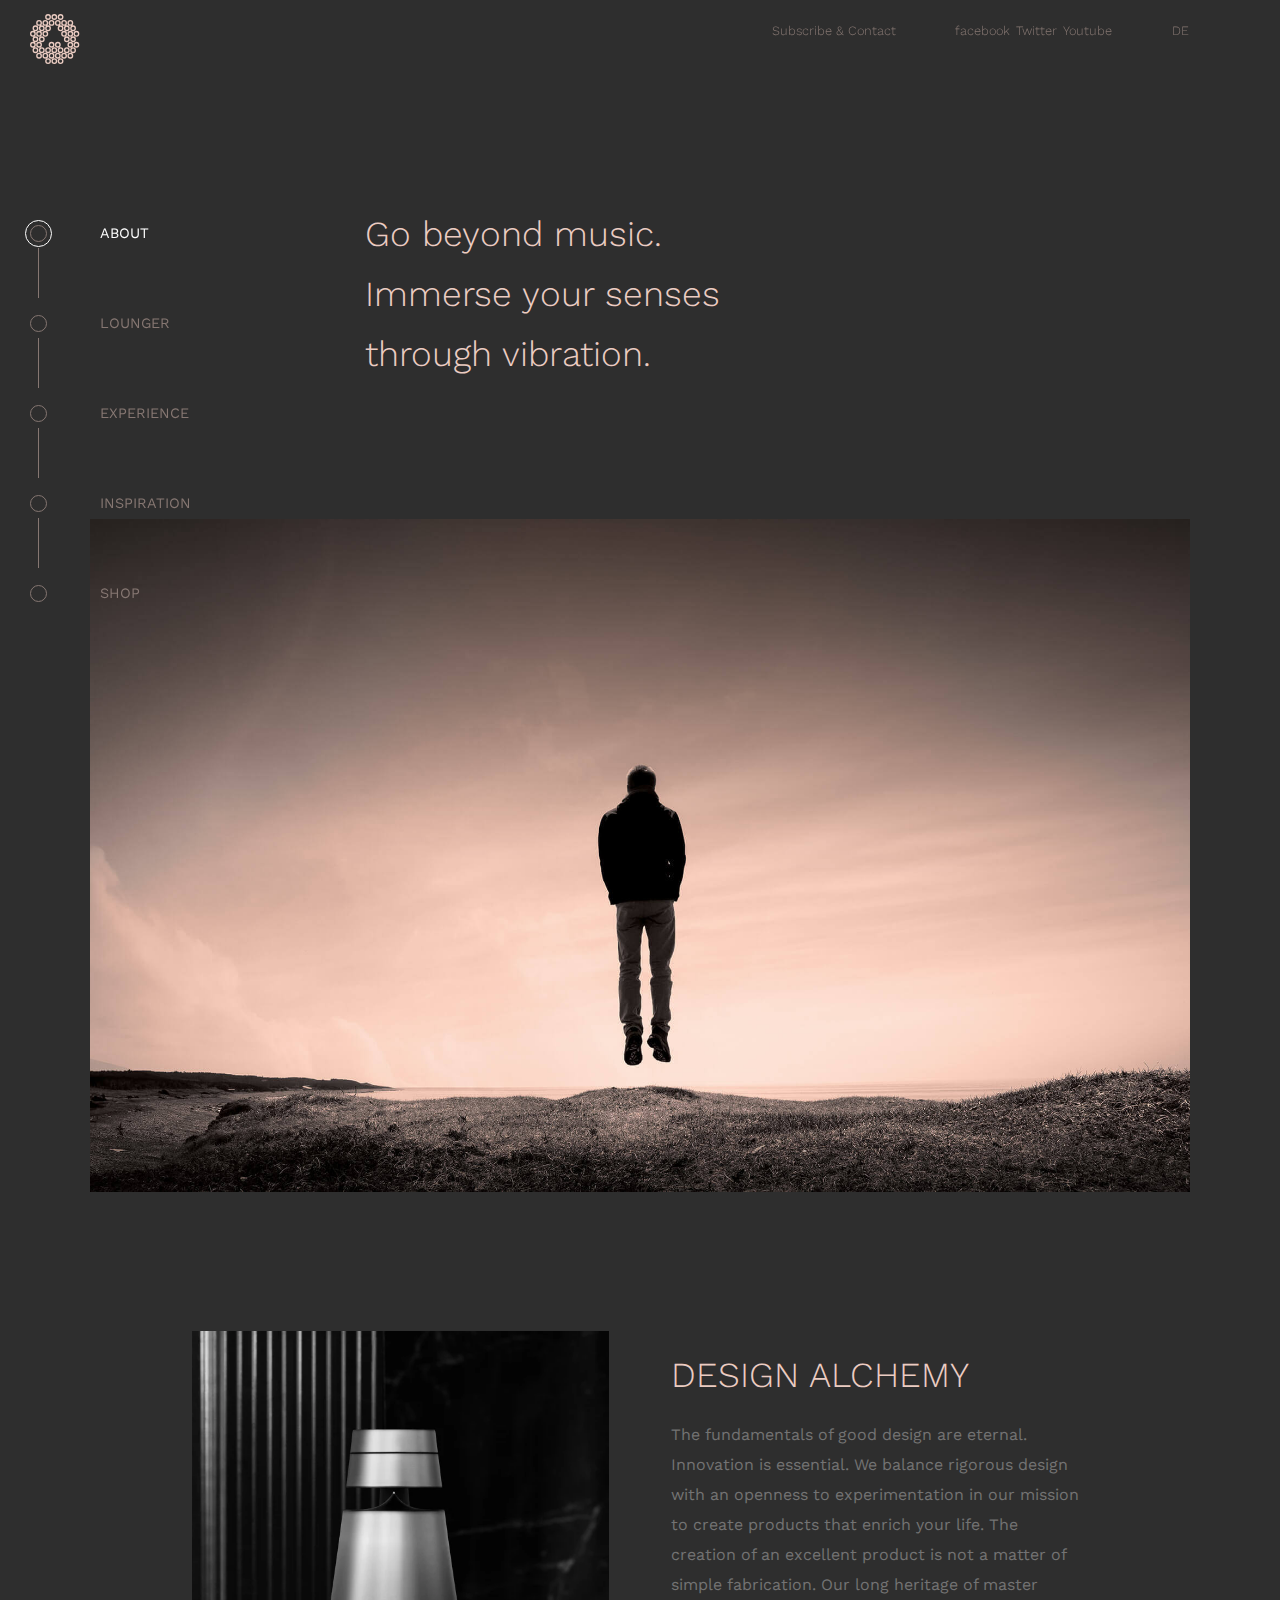
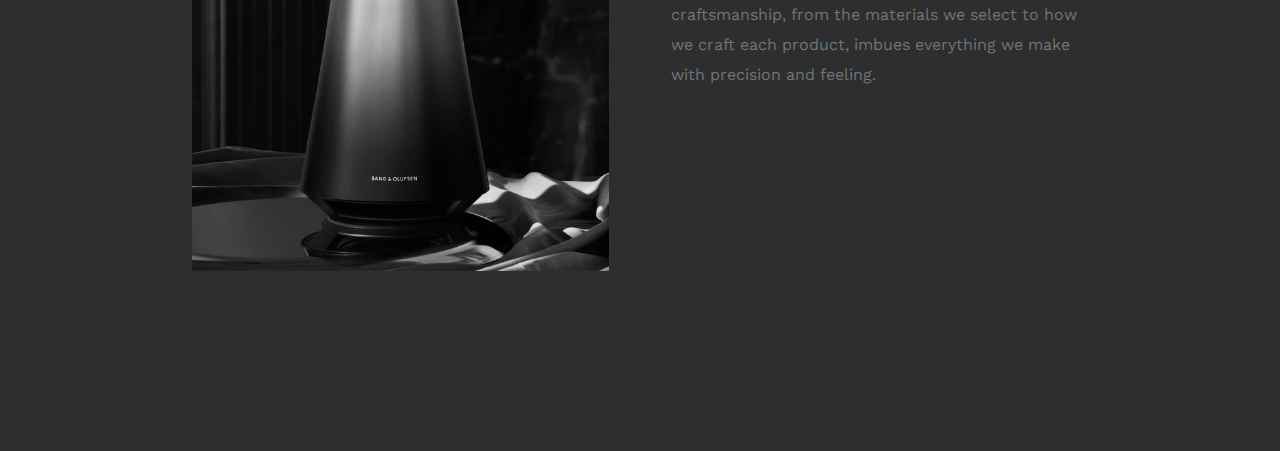
<file: index.html>
<!DOCTYPE html>
<html lang="en">


<head>
    <meta charset="UTF-8">
    <meta name="viewport" content="width=device-width, initial-scale=1.0">
    <title>About</title>
    <link rel="stylesheet" href="assets/css/style.css">
    <link href="https://fonts.googleapis.com/css2?family=Work+Sans:wght@300;400;700&display=swap" rel="stylesheet">
</head>

<body>
    <header>
        <img src="assets/img/logo.svg" alt="" class="logo">
        <nav class="normal-nav">
            <a href="assets/html/contact.html">Subscribe & Contact</a>
            <div class="social">
                <a href="#">facebook</a>
                <a href="#">Twitter</a>
                <a href="#">Youtube</a>
            </div>
            <a href="#" class="language">DE</a>
        </nav>
        <nav class="hamburger">
            <input type="checkbox" name="" id="">
            <div></div>
            <div></div>
            <div></div>
            <ul class="hidden-nav">
                <div class="cancel">X</div>
                <li><a href="assets/html/contact.html">Subscribe & Contact</a></li>
                <li><a href="#">facebook</a></li>
                <li><a href="#">Twitter</a></li>
                <li><a href="#">Youtube</a></li>
                <li><a href="#">DE</a></li>
            </ul>
        </nav>
    </header>
    <aside class="side-nav">
        <article class="link1">
            <div class="big-circle"></div>
            <a href="#" class="active">ABOUT</a>
            <div class="line"></div>
        </article>
        <article class="link2">
            <div class="small-circle"></div>
            <a href="assets/html/lounger.html" class="inactive">LOUNGER</a>
            <div class="line"></div>
        </article>
        <article class="link3">
            <div class="small-circle"></div>
            <a href="assets/html/experience.html" class="inactive">EXPERIENCE</a>
            <div class="line"></div>
        </article>
        <article class="link4">
            <div class="small-circle"></div>
            <a href="assets/html/inspiration.html" class="inactive">INSPIRATION</a>
            <div class="line"></div>
        </article>
        <article class="link5">
            <div class="small-circle"></div>
            <a href="assets/html/shop.html" class="inactive">SHOP</a>
        </article>
    </aside>
    <section id="hero">
        <h1>Go beyond music. Immerse your senses through vibration.</h1>
        <img src="assets/img/section-about-1.jpg" alt="">
    </section>
    <section id="alchemy">
        <div></div>
        <div>
            <h1>DESIGN ALCHEMY </h1>
            <p>The fundamentals of good design are eternal. Innovation is essential. We balance rigorous design with an openness to experimentation in our mission to create products that enrich your life. The creation of an excellent product is not a matter of simple fabrication. Our long heritage of master craftsmanship, from the materials we select to how we craft each product, imbues everything we make with precision and feeling.</p>
        </div>
    </section>
</body>

</html>
</file>
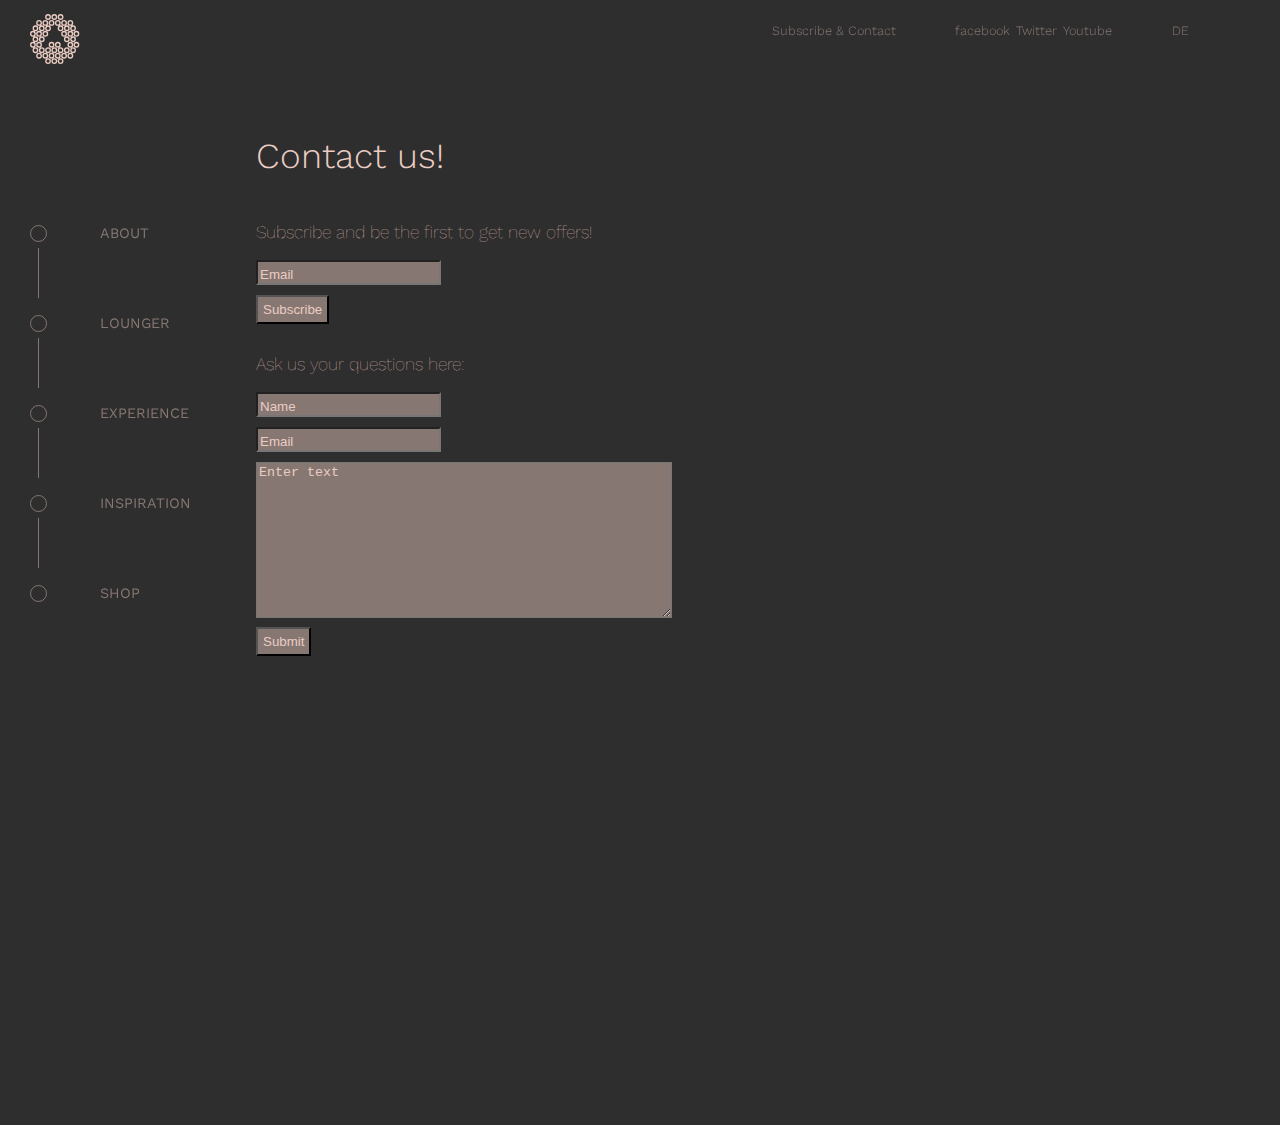
<file: assets/html/contact.html>
<!DOCTYPE html>
<html lang="en">

<head>
    <meta charset="UTF-8">
    <meta name="viewport" content="width=device-width, initial-scale=1.0">
    <title>Contact</title>
    <link rel="stylesheet" href="../css/style.css">
    <link href="https://fonts.googleapis.com/css2?family=Work+Sans:wght@300;400;700&display=swap" rel="stylesheet">
</head>

<body>
    <header>
        <img src="../img/logo.svg" alt="" class="logo">
        <nav class="normal-nav">
            <a href="contact.html">Subscribe & Contact</a>
            <div class="social">
                <a href="#">facebook</a>
                <a href="#">Twitter</a>
                <a href="#">Youtube</a>
            </div>
            <a href="#" class="language">DE</a>
        </nav>
        <nav class="hamburger">
            <input type="checkbox" name="" id="">
            <div></div>
            <div></div>
            <div></div>
            <ul class="hidden-nav">
                <div class="cancel">X</div>
                <li><a href="contact.html">Subscribe & Contact</a></li>
                <li><a href="#">facebook</a></li>
                <li><a href="#">Twitter</a></li>
                <li><a href="#">Youtube</a></li>
                <li><a href="#">DE</a></li>
            </ul>
        </nav>
    </header>
    <aside class="side-nav">
        <article class="link1">
            <div class="small-circle"></div>
            <a href="../../index.html" class="inactive">ABOUT</a>
            <div class="line"></div>
        </article>
        <article class="link2">
            <div class="small-circle"></div>
            <a href="lounger.html" class="inactive">LOUNGER</a>
            <div class="line"></div>
        </article>
        <article class="link3">
            <div class="small-circle"></div>
            <a href="experience.html" class="inactive">EXPERIENCE</a>
            <div class="line"></div>
        </article>
        <article class="link4">
            <div class="small-circle"></div>
            <a href="inspiration.html" class="inactive">INSPIRATION</a>
            <div class="line"></div>
        </article>
        <article class="link5">
            <div class="small-circle"></div>
            <a href="shop.html" class="inactive">SHOP</a>
        </article>
    </aside>
    <section id="contact">
        <h1>Contact us!</h1>
        <h2>Subscribe and be the first to get new offers!</h2>
        <form action="">
            <input type="email" name="" id="" required placeholder="Email">
            <input type="submit" value="Subscribe">
        </form>
        <h2>Ask us your questions here:</h2>
        <form action="">
            <input type="text" name="" id="" placeholder="Name">
            <input type="email" name="" id="" required placeholder="Email">
            <textarea name="" id="" cols="30" rows="10" required placeholder="Enter text"></textarea>
            <input type="submit" value="Submit">
        </form>
    </section>
</body>
</file>
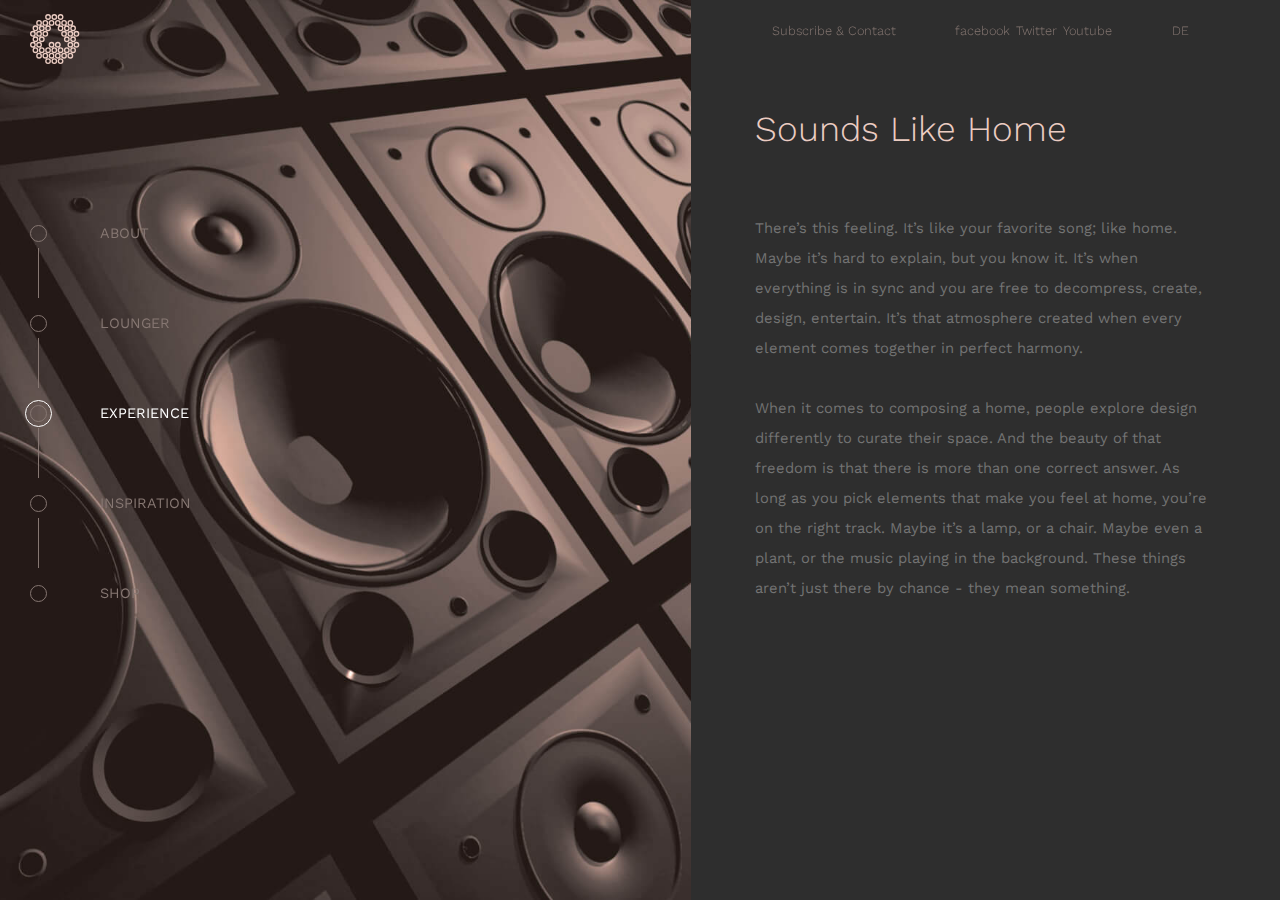
<file: assets/html/experience.html>
<!DOCTYPE html>
<html lang="en">

<head>
    <meta charset="UTF-8">
    <meta name="viewport" content="width=device-width, initial-scale=1.0">
    <title>Experience</title>
    <link rel="stylesheet" href="../css/style.css">
    <link href="https://fonts.googleapis.com/css2?family=Work+Sans:wght@300;400;700&display=swap" rel="stylesheet">
</head>

<body>
    <header>
        <img src="../img/logo.svg" alt="" class="logo">
        <nav class="normal-nav">
            <a href="contact.html">Subscribe & Contact</a>
            <div class="social">
                <a href="#">facebook</a>
                <a href="#">Twitter</a>
                <a href="#">Youtube</a>
            </div>
            <a href="#" class="language">DE</a>
        </nav>
        <nav class="hamburger">
            <input type="checkbox" name="" id="">
            <div></div>
            <div></div>
            <div></div>
            <ul class="hidden-nav">
                <div class="cancel">X</div>
                <li><a href="contact.html">Subscribe & Contact</a></li>
                <li><a href="#">facebook</a></li>
                <li><a href="#">Twitter</a></li>
                <li><a href="#">Youtube</a></li>
                <li><a href="#">DE</a></li>
            </ul>
        </nav>
    </header>
    <aside class="side-nav">
        <article class="link1">
            <div class="small-circle"></div>
            <a href="../../index.html" class="inactive">ABOUT</a>
            <div class="line"></div>
        </article>
        <article class="link2">
            <div class="small-circle"></div>
            <a href="lounger.html" class="inactive">LOUNGER</a>
            <div class="line"></div>
        </article>
        <article class="link3">
            <div class="big-circle"></div>
            <a href="experience.html" class="active">EXPERIENCE</a>
            <div class="line"></div>
        </article>
        <article class="link4">
            <div class="small-circle"></div>
            <a href="inspiration.html" class="inactive">INSPIRATION</a>
            <div class="line"></div>
        </article>
        <article class="link5">
            <div class="small-circle"></div>
            <a href="shop.html" class="inactive">SHOP</a>
        </article>
    </aside>
    <section id="experience">
        <div></div>
        <div>
            <h1>Sounds Like Home</h1>
            <p>There’s this feeling. It’s like your favorite song; like home. Maybe it’s hard to explain, but you know it. It’s when everything is in sync and you are free to decompress, create, design, entertain. It’s that atmosphere created when every element comes together in perfect harmony. <br><br> When it comes to composing a home, people explore design differently to curate their space. And the beauty of that freedom is that there is more than one correct answer. As long as you pick elements that make you feel at home, you’re on the right track. Maybe it’s a lamp, or a chair. Maybe even a plant, or the music playing in the background. These things aren’t just there by chance - they mean something.</p>
        </div>
    </section>
</body>

</html>
</file>
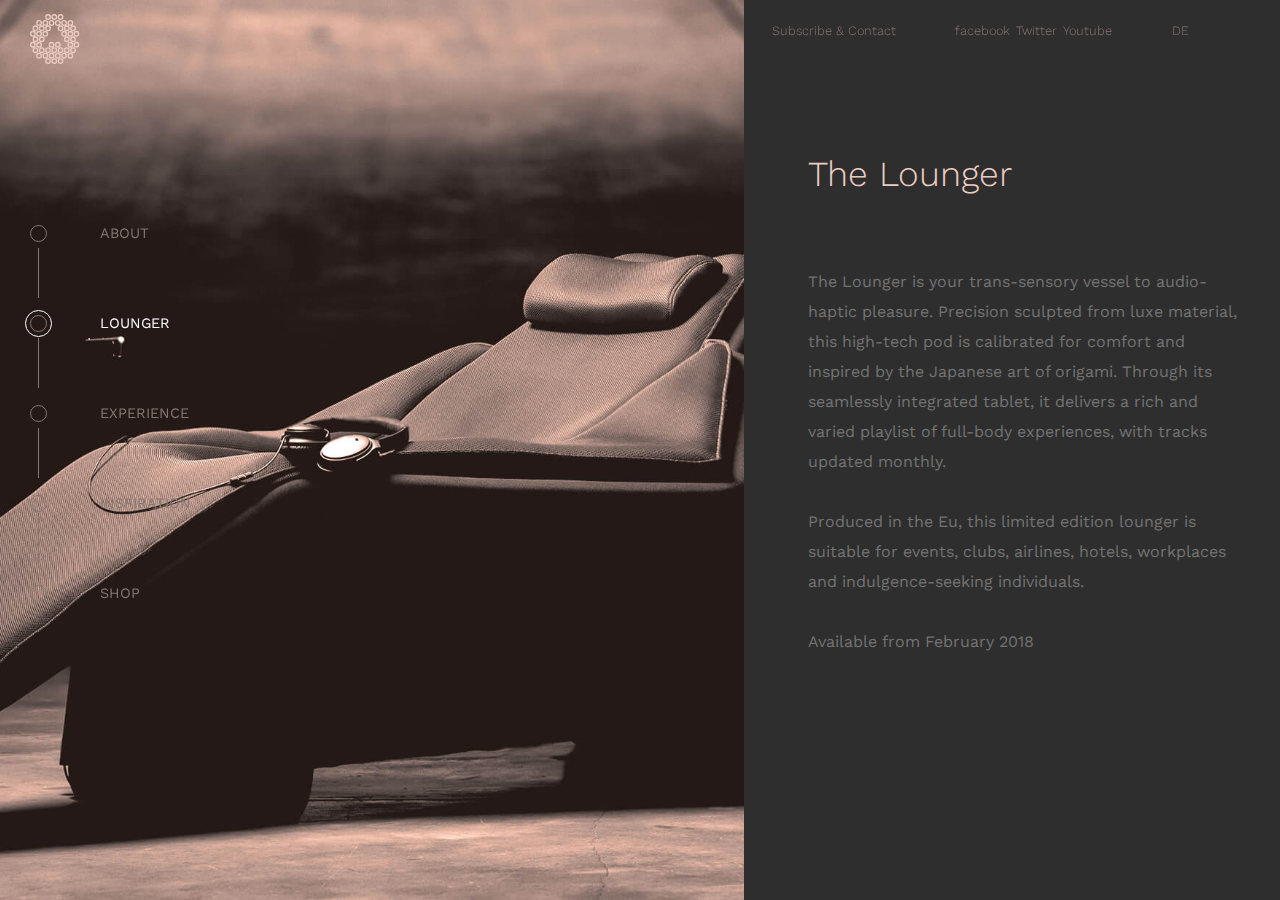
<file: assets/html/lounger.html>
<!DOCTYPE html>
<html lang="en">

<head>
    <meta charset="UTF-8">
    <meta name="viewport" content="width=device-width, initial-scale=1.0">
    <title>Lounger</title>
    <link rel="stylesheet" href="../css/style.css">
    <link href="https://fonts.googleapis.com/css2?family=Work+Sans:wght@300;400;700&display=swap" rel="stylesheet">
</head>

<body>
    <header>
        <img src="../img/logo.svg" alt="" class="logo">
        <nav class="normal-nav">
            <a href="contact.html">Subscribe & Contact</a>
            <div class="social">
                <a href="#">facebook</a>
                <a href="#">Twitter</a>
                <a href="#">Youtube</a>
            </div>
            <a href="#" class="language">DE</a>
        </nav>
        <nav class="hamburger">
            <input type="checkbox" name="" id="">
            <div></div>
            <div></div>
            <div></div>
            <ul class="hidden-nav">
                <div class="cancel">X</div>
                <li><a href="contact.html">Subscribe & Contact</a></li>
                <li><a href="#">facebook</a></li>
                <li><a href="#">Twitter</a></li>
                <li><a href="#">Youtube</a></li>
                <li><a href="#">DE</a></li>
            </ul>
        </nav>
    </header>
    <aside class="side-nav">
        <article class="link1">
            <div class="small-circle"></div>
            <a href="../../index.html" class="inactive">ABOUT</a>
            <div class="line"></div>
        </article>
        <article class="link2">
            <div class="big-circle"></div>
            <a href="lounger.html" class="active">LOUNGER</a>
            <div class="line"></div>
        </article>
        <article class="link3">
            <div class="small-circle"></div>
            <a href="experience.html" class="inactive">EXPERIENCE</a>
            <div class="line"></div>
        </article>
        <article class="link4">
            <div class="small-circle"></div>
            <a href="inspiration.html" class="inactive">INSPIRATION</a>
            <div class="line"></div>
        </article>
        <article class="link5">
            <div class="small-circle"></div>
            <a href="shop.html" class="inactive">SHOP</a>
        </article>
    </aside>
    <section id="lounger">
        <div></div>
        <div>
            <h1>The Lounger</h1>
            <p>The Lounger is your trans-sensory vessel to audio-haptic pleasure. Precision sculpted from luxe material, this high-tech pod is calibrated for comfort and inspired by the Japanese art of origami. Through its seamlessly integrated tablet, it delivers a rich and varied playlist of full-body experiences, with tracks updated monthly. <br><br>Produced in the Eu, this limited edition lounger is suitable for events, clubs, airlines, hotels, workplaces and indulgence-seeking individuals. <br><br>Available from February 2018</p>
        </div>
    </section>
</body>

</html>
</file>
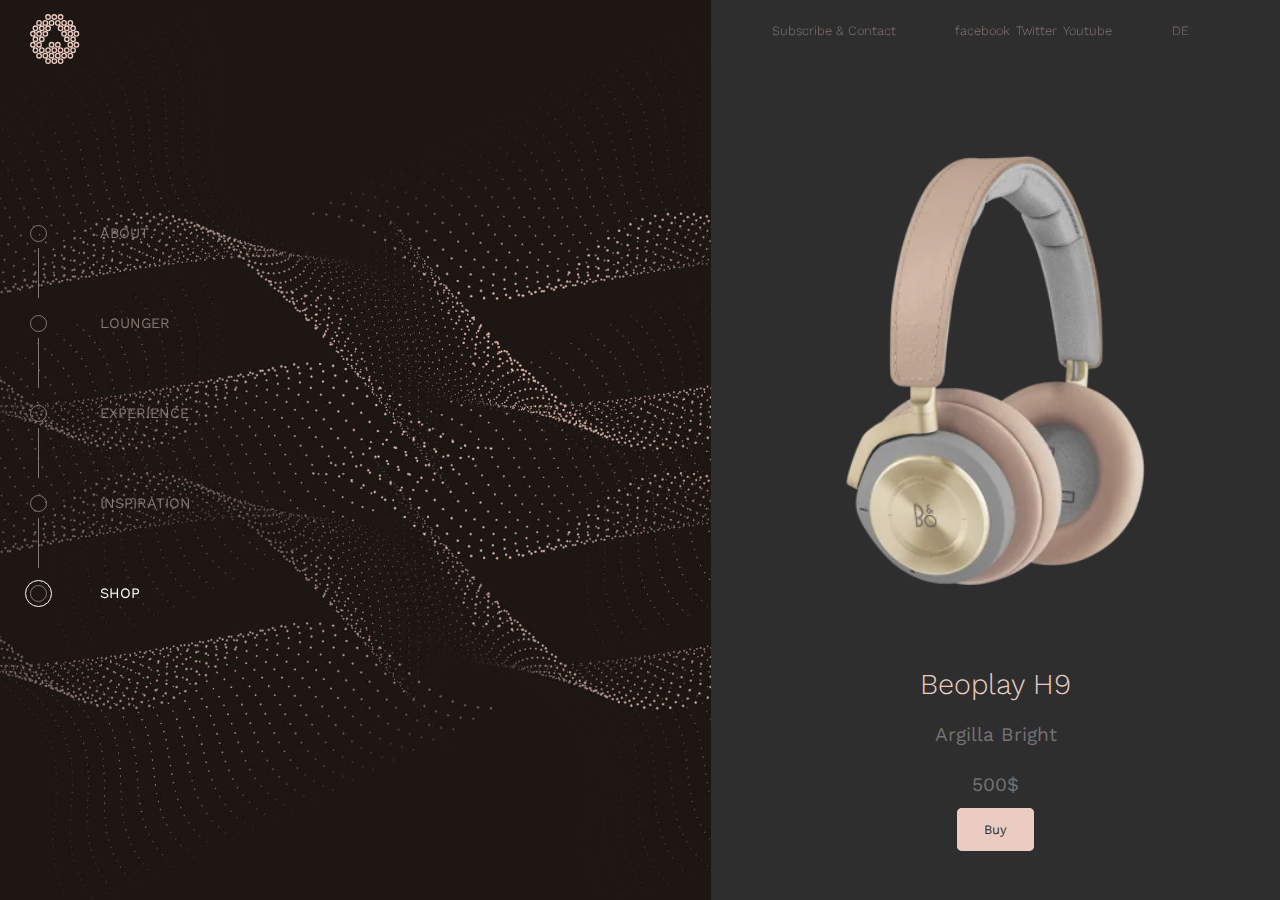
<file: assets/html/shop.html>
<!DOCTYPE html>
<html lang="en">

<head>
    <meta charset="UTF-8">
    <meta name="viewport" content="width=device-width, initial-scale=1.0">
    <title>Shop</title>
    <link rel="stylesheet" href="../css/style.css">
    <link href="https://fonts.googleapis.com/css2?family=Work+Sans:wght@300;400;700&display=swap" rel="stylesheet">
</head>

<body>
    <header>
        <img src="../img/logo.svg" alt="" class="logo">
        <nav class="normal-nav">
            <a href="contact.html">Subscribe & Contact</a>
            <div class="social">
                <a href="#">facebook</a>
                <a href="#">Twitter</a>
                <a href="#">Youtube</a>
            </div>
            <a href="#" class="language">DE</a>
        </nav>
        <nav class="hamburger">
            <input type="checkbox" name="" id="">
            <div></div>
            <div></div>
            <div></div>
            <ul class="hidden-nav">
                <div class="cancel">X</div>
                <li><a href="contact.html">Subscribe & Contact</a></li>
                <li><a href="#">facebook</a></li>
                <li><a href="#">Twitter</a></li>
                <li><a href="#">Youtube</a></li>
                <li><a href="#">DE</a></li>
            </ul>
        </nav>
    </header>
    <aside class="side-nav">
        <article class="link1">
            <div class="small-circle"></div>
            <a href="../../index.html" class="inactive">ABOUT</a>
            <div class="line"></div>
        </article>
        <article class="link2">
            <div class="small-circle"></div>
            <a href="lounger.html" class="inactive">LOUNGER</a>
            <div class="line"></div>
        </article>
        <article class="link3">
            <div class="small-circle"></div>
            <a href="experience.html" class="inactive">EXPERIENCE</a>
            <div class="line"></div>
        </article>
        <article class="link4">
            <div class="small-circle"></div>
            <a href="inspiration.html" class="inactive">INSPIRATION</a>
            <div class="line"></div>
        </article>
        <article class="link5">
            <div class="big-circle"></div>
            <a href="shop.html" class="active">SHOP</a>
        </article>
    </aside>
    <section id="shop">
        <div></div>
        <div></div>
        <div>
            <h1>Beoplay H9</h1>
            <p>Argilla Bright</p>
            <p>500$</p>
            <a href="#">Buy</a>
        </div>
    </section>
</body>
</file>
<file: assets/css/style.css>
/* Farben: #2e2e2e / #867772 / rgb(234, 204, 194) / #ebccc2 / #fff / rgb(115, 115, 115) */
html{
    font-size: 16px;
    scroll-behavior: smooth;
    font-family: 'Work Sans', sans-serif;
}
body{
    margin: 0;
}
header{
    height: 60px;
    width: 100%;
    position: fixed;
    display: flex;
    justify-content: space-between;
    align-items: center;
}
.logo{
    margin: 2vh 0 0 30px;
    width: 50px;
}
.normal-nav{
    width: 35%;
    display: flex;
    justify-content: space-between;
    margin-right: 60px;
}
.social{
    width: 35%;
    display: flex;
    justify-content: space-between;
}
.normal-nav a{
    font-size: 0.8rem;
    font-weight: 300;
    text-decoration: none;
    color: #867772;
    transition: color 1s;
}
.normal-nav a:hover{
    text-decoration: underline;
    color: #fff;
}
.language{
    margin-right: 7%;
}
.hamburger{
    position: relative;
    display: none;
}
.hamburger div:not(.cancel){
    width: 25px;
    height: 3px;
    background: #867772;
    position: absolute;
    z-index: 1;
    opacity: 1;
}
.hamburger div:nth-of-type(1){
    top: -8px;
    right: 10px;
}
.hamburger div:nth-of-type(2){
    right: 10px;
    top: -2px;
}
.hamburger div:nth-of-type(3){
    right: 10px;
    top: 4px;
}
.cancel{
    position: absolute;
    margin-top: 23px;
    margin-right: 4px;
    color: #ebccc2;
    font-size: 1.5rem;
    transition: none;
    z-index: 1;
}
.hamburger input{
    width: 25px;
    height: 16px;
    position: absolute;
    top: -11px;
    right: 7px;
    z-index: 2;
    opacity: 0;
}
.hamburger .hidden-nav{
    position: absolute;
    top: -45px;
    right: -1000px;
    background: rgba(0, 0, 0, 0.8);
    height: 100vh;
    width: 50vw;
    list-style: none;
    padding: 0;
    display: flex;
    align-items: center;
    justify-content: center;
    flex-wrap: wrap;
    transition: right .5s;
}
.hidden-nav li{
    padding: 0;
    display: block;
    width: 100%;
    text-align: center;
}
.hamburger .hidden-nav li a{
    color: #ebccc2;
    text-decoration: none;
    font-size: 1.5rem;
}
.hamburger input:checked~div:not(.cancel){
    display: none;
}
.hamburger input:checked~.hidden-nav{
    right: 0px;
}
.side-nav{
    position: fixed;
    margin: 25vh 0 0 30px;
}
.side-nav article{
    position: relative;
}
.small-circle{
    width: 15px;
    height: 15px;
    border: 1px solid #867772;
    border-radius: 50%;
    position: absolute;
}
.big-circle::before{
    content: "";
    width: 15px;
    height: 15px;
    display: block;
    position: absolute;
    border: 1px solid #867772;
    border-radius: 50%;
    position: absolute;
    top: 4px;
    left: 4px;
}
.big-circle{
    width: 25px;
    height: 25px;
    border: 1px solid #fff;
    border-radius: 50%;
    position: absolute;
    top: -5px;
    left: -5px;
}
.side-nav article a{
    position: absolute;
    left: 70px;
    text-decoration: none;
    font-size: 0.9rem;
}
.inactive{
        color: #867772;
        transition: color 1s;
}
.inactive:hover{
    color: #fff;
}
.active{
    color: #fff;
}
.line{
    position: absolute;
    top: 23px;
    left: 8px;
    width: 10px;
    height: 50px;
    border-left: 1px solid #867772;
}
.link2{
    top: 90px;
}
.link3{
    top: 180px;
}
.link4{
    top: 270px;
}
.link5{
    top: 360px;
}
#hero{
    background: #2e2e2e;
    width: 86%;
    padding: 20vh 7% 15vh;
}
h1{
    color: #ebccc2;
    font-size: 2.2rem;
    font-weight: 300;
}
p{
    color: rgb(115, 115, 115);
    line-height: 30px;
}
#hero h1{
    width: 35%;
    margin-left: 25%;
    line-height: 60px;
    margin-bottom: 15vh;
}
#hero img{
    width: 100%;
}
#alchemy{
    width: 70%;
    padding: 0 15% 20vh;
    background: #2e2e2e;
    display: flex;
}
#alchemy div{
    height: 60vh;
    width: 30%;
    flex-grow: 1;
}
#alchemy div:nth-of-type(1){
    background: url(../img/BS1_NYC_Home.webp) center/cover no-repeat;
}
#alchemy div:nth-of-type(2){
    padding-left: 7%;
}
#alchemy img{
    width: 100%;
}
#lounger{
    height: 100vh;
    background: #2e2e2e;
    display: flex;
}
#lounger div{
    height: 100vh;
}
#lounger div:nth-of-type(1){
    background: url(../img/section-voyager.jpg) center/cover no-repeat;
    width: 60%;
}
#lounger div:nth-of-type(2){
    padding: 0 3% 0 5%;
    width: 35%;
}
#lounger h1{
    margin: 17vh 0 8vh;
}
#experience{
    height: 100vh;
    background: #2e2e2e;
    display: flex;
}
#experience div{
    height: 100vh;
}
#experience div:nth-of-type(1){
    background: url(../img/section-experience-1.jpg) center/cover no-repeat;
    width: 60%;
}
#experience div:nth-of-type(2){
    padding: 0 5% 0 5%;
    width: 40%;
}
#experience h1{
    margin: 12vh 0 7vh;
}
#experience p{
    font-size: .92rem;
}
#inspiration-one{
    height: 100vh;
    width: 100%;
    background: #2e2e2e;
    display: flex;
    justify-content: center;
    align-items: center;
}
#inspiration-one div{
    margin: 5vh 0 0 5%;
    width: 60%;
}
video{
    width: 100%;
}
#inspiration-two{
    background: #2e2e2e;
    padding-bottom: 10vh;
}
.craft{
    width: 50%;
    margin: 0 0 15vh 20%;
}
h2{
    margin: 0;
    font-size: 1.1rem;
    color: #ebccc2;
    font-weight: 30;
}
#inspiration-two h1{
    margin: 5px 0 30px;
}
h3{
    font-size: 0.8rem;
    font-weight: 300;
    color: rgb(115, 115, 115);
}
.border{
    border: 1px solid #fff;
    padding: 3px 8px;
    border-radius: 3px;
    margin-bottom: 0;
}
#inspiration-two article{
    width: 60%;
    margin: auto;
    display: flex;
    flex-wrap: wrap;
}
.small-div1, .small-div2{
    width: 40%;
    flex-grow: 1;
}
.small-div1 h2, .small-div2 h2{
    margin-top: 7vh;
}
.small-div1{
    padding-left: 2%;
}
.small-div2 p{
    padding-right: 10%;
}
.small-div2 h1{
    width: 70%;
}
.background1{
    background: url(../img/ETC_6.webp) center/cover no-repeat;
    height: 50vh;
    width: 40%;
    flex-grow: 1;
}
.background2{
    background: url(../img/ETC_5.webp) center/cover no-repeat;
    height: 50vh;
    width: 40%;
    flex-grow: 1;
    margin-left: -2%;
}
#shop{
    background: #2e2e2e;
    height: 100vh;
    width: 100%;
    display: grid;
    grid-template-columns: 2.5fr 2fr;
    grid-template-rows: 7.5fr 2.5fr;
    align-items: end;
}
#shop div:nth-of-type(1){
    background: url(../img/section-composition4.jpg) center/cover no-repeat;
    height: 100%;
    width: 100%;
    grid-row: 1/-1;
}
#shop div:nth-of-type(2){
    background: url(../img/h9-argilla-bright-hero-1000x1000.webp) center/contain  no-repeat;
    height: 90%;
    width: 100%;
}
#shop div:nth-of-type(3){
    width: 100%;
    height: 100%;
    text-align: center;
    padding-bottom: 3vh;
}
#shop div:nth-of-type(3) h1{
    font-size: 1.8rem;
    margin-bottom: 0;
}
#shop div:nth-of-type(3) p{
    font-size: 1.2rem;
}
#shop div:nth-of-type(3) a{
    text-decoration: none;
    color: #2e2e2e;
    background-color: #ebccc2;
    font-size: 0.8rem;
    border: 2px solid #ebccc2;
    border-radius: 5px;
    padding: 12px 25px;
    transition: color .5s, background-color .8s;
}
#shop div:nth-of-type(3) a:hover{
    background-color: #2e2e2e;
    color: #ebccc2;
    border: 2px solid #ebccc2;
    border-radius: 5px;
}
#contact{
    background: #2e2e2e;
    height: 100vh;
    padding: 15vh 0 10vh 20%;
    width: 80%;
}
#contact h1{
    margin: 0 0 5vh 0;
}
#contact h2{
    margin-bottom: 2vh;
}
::placeholder{
    color: #ebccc2;
}
#contact input{
    padding-top: 5px;
    margin-bottom: 10px;
    background: #867772;
    display: block;
    color: #ebccc2;
}
#contact form:nth-of-type(1) input:nth-of-type(2){
    margin-bottom: 30px;
    color: #ebccc2;
    padding: 5px 5px;
}
#contact textarea{
    width: 40%;
    max-width: 450px;
    background: #867772;
    color: #ebccc2;
}
#contact form:nth-of-type(2) input:nth-of-type(3){
    margin-top: 5px;
    color: #ebccc2;
    padding: 5px 5px;
}
/* Tablet */
@media (min-width: 768px) and (max-width: 979px) {
    .side-nav article a {
        left: 30px;
    }
    .normal-nav{
        display: none;
    }
    .hamburger{
        display: block;
    }
    #hero h1{
        width: 55%;
    }
    #alchemy {
        width: 80%;
        padding: 0 1% 20vh 19%;
    }
    #lounger h1{
        margin: 12vh 0 8vh;
    }
    #lounger div:nth-of-type(2){
    padding: 0 1% 0 5%;
    width: 45%;
    }
    #experience div:nth-of-type(2){
        padding: 0 1% 0 5%;
        width: 45%;
    }
    #experience h1{
        margin: 7vh 0 5vh;
    }
    #experience p{
        font-size: .9rem;
    }
    #inspiration-two article{
        padding-left: 15%;
        width: 75%;
    }
    .small-div1 h2 {
        margin-top: 10px;
    }
    .small-div2 h2{
        margin-top: 20px;
    }
    .small-div1 p, .small-div2 p {
        font-size: 0.95rem;
        line-height: 25px;
    }
    #shop{
        grid-template-columns: 2.3fr 2fr;
    }
    #shop div:nth-of-type(2) {
        height: 95%;
    }
    #contact{
        padding: 15vh 0 10vh 30%;
        width: 70%;
    }
    #contact textarea{
        width: 70%;
    }
}
/* Phone */
@media (max-width: 767px) {
    html{
        font-size: 14px;
    }
    .side-nav article a {
        left: 30px;
        font-size: .75rem;
    }
    .normal-nav{
        display: none;
    }
    .hamburger{
        display: block;
    }
    .hamburger .hidden-nav{
        width: 97vw;
    }
    #hero h1{
        margin-left: 30%;
        width: 70%;
    }
    #alchemy{
        width: 55%;
        display: block;
        padding: 0 10% 60vh 35%;
    }
    #alchemy div{
        width: 100%;
    }
    #lounger{
        display: block;
        height: 300vh;
    }
    #lounger div:nth-of-type(1){
        width: 100%;
    }
    #lounger div:nth-of-type(2){
        padding: 0 3% 0 45%;
        width: 52%;
    }
    #experience{
        display: block;
        height: 300vh;
    }
    #experience div:nth-of-type(1){
        width: 100%;
    }
    #experience div:nth-of-type(2){
        padding: 0 3% 0 45%;
        width: 52%;
    }
    #inspiration-one{
        height: 50vh;
    }
    #inspiration-two{
        height: 300vh;
    }
    .craft{
        width: 60%;
        margin: 0 0 0 40%;
    }
    #inspiration-two article{
        width: 60%;
        margin: 0 0 0 40%;
        display: block;
    }
    .small-div1, .small-div2{
        width: 95%;
    }
    .small-div1{
        padding-left: 0;
        padding-right: 5%;
    }
    .small-div2 p{
        padding-right: 5%;
    }
    .background1{
        height: 40vh;
        width: 95%;
    }
    .background2{
        height: 40vh;
        width: 95%;
    }
    #shop{
        display: block;
        height: 150vh;
    }
    #shop div:nth-of-type(1){
        height: 70vh;
    }
    #shop div:nth-of-type(2){
        height: 30vh;
        width: 70%;
        margin-left: 30%;
    }
    #shop div:nth-of-type(3){
        width: 70%;
        margin-left: 30%;
        height: 30vh;
    }
    #contact{
        padding: 15vh 0 10vh 40%;
        width: 60%;
    }
    #contact textarea{
        width: 90%;
    }
</file>
